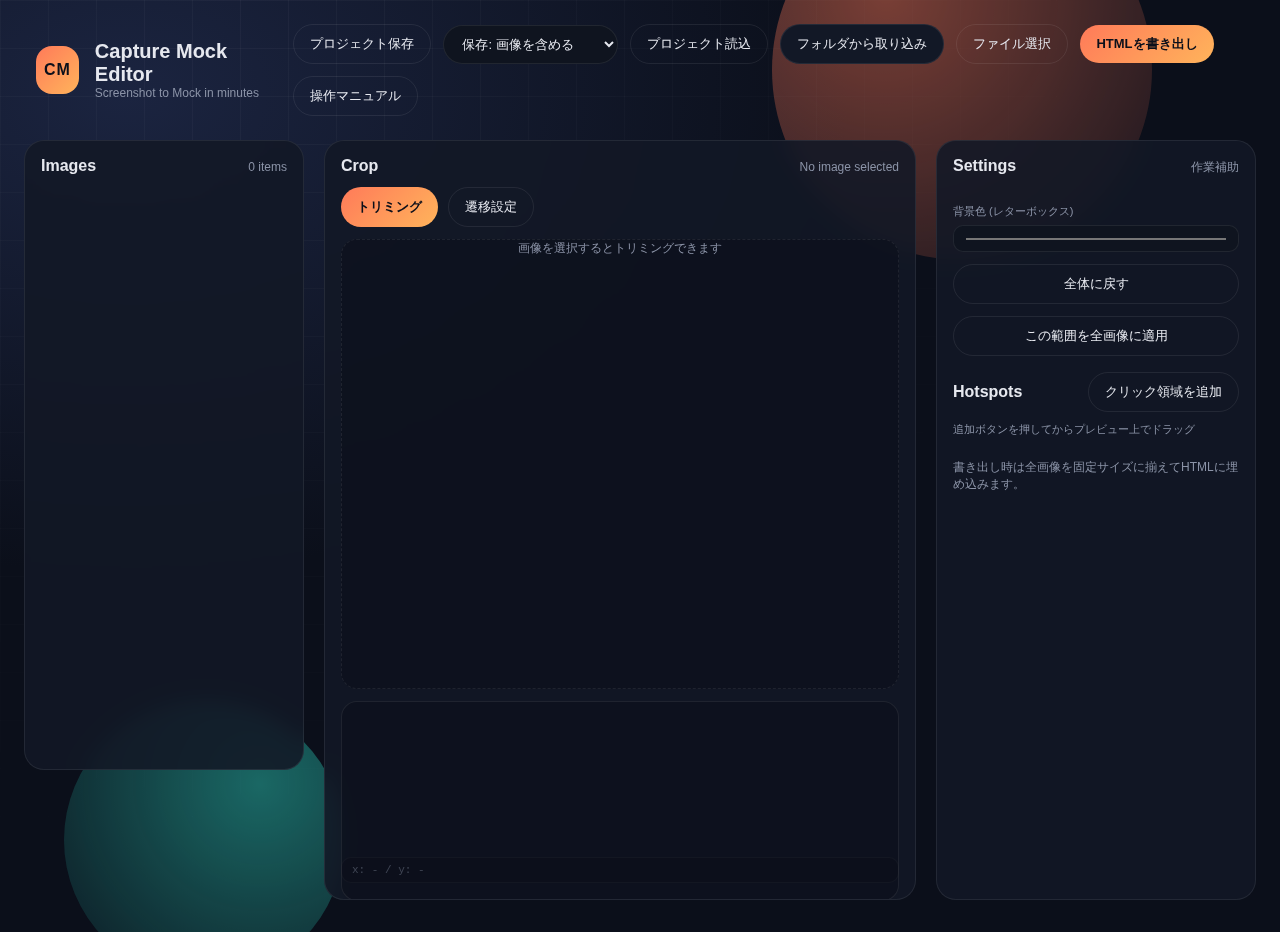
<file: index.html>
<!doctype html>
<html lang="ja">
<head>
  <meta charset="utf-8" />
  <meta name="viewport" content="width=device-width, initial-scale=1" />
  <title>Capture Mock Editor</title>
  <link rel="stylesheet" href="styles.css" />
</head>
<body>
  <div class="bg-orb orb-1"></div>
  <div class="bg-orb orb-2"></div>
  <div class="bg-grid"></div>

  <header class="topbar">
    <div class="brand">
      <div class="brand-mark">CM</div>
      <div>
        <div class="brand-title">Capture Mock Editor</div>
        <div class="brand-sub">Screenshot to Mock in minutes</div>
      </div>
    </div>
    <div class="actions">
      <button id="saveProject" class="secondary">プロジェクト保存</button>
      <select id="saveImageMode" class="save-mode-select" aria-label="プロジェクト保存時の画像データ設定">
        <option value="embed">保存: 画像を含める</option>
        <option value="reference">保存: 画像を含めない</option>
      </select>
      <input id="loadProject" class="file-input" type="file" accept=".json,.cmproj.json" />
      <label class="file-btn secondary" for="loadProject">プロジェクト読込</label>
      <input id="fileInput" class="file-input" type="file" accept="image/*" multiple webkitdirectory />
      <label class="file-btn" for="fileInput">フォルダから取り込み</label>
      <input id="fileInputSingle" class="file-input" type="file" accept="image/*" multiple />
      <label class="file-btn secondary" for="fileInputSingle">ファイル選択</label>
      <button id="exportBtn" class="primary">HTMLを書き出し</button>
      <a class="secondary help-link" href="help.html" target="_blank" rel="noopener">操作マニュアル</a>
    </div>
  </header>

  <main class="workspace">
    <section class="panel left">
      <div class="panel-header">
        <div class="panel-title">Images</div>
        <div class="panel-meta" id="imageCount">0 items</div>
      </div>
      <div class="thumbs" id="thumbs"></div>
    </section>

    <section class="panel center" id="centerPanel">
      <div class="panel-header">
        <div class="panel-title">Crop</div>
        <div class="panel-meta" id="currentName">No image selected</div>
      </div>
      <div class="mode-toggle">
        <button id="modeCrop" class="primary">トリミング</button>
        <button id="modeHotspot" class="secondary">遷移設定</button>
      </div>
      <div class="stage-stack">
        <div class="crop-stage" id="cropStage">
          <canvas id="cropCanvas" width="960" height="540"></canvas>
          <div class="hint" id="cropHint">画像を選択するとトリミングできます</div>
        </div>
        <div class="preview-stage" id="previewStage">
          <div id="previewZoomWrap" class="preview-zoom">
            <canvas id="previewCanvas" width="1280" height="720"></canvas>
          </div>
        </div>
      </div>
      <div class="debug-hud" id="debugHud">x: - / y: -</div>
    </section>

    <section class="panel right">
      <div class="panel-header">
        <div class="panel-title">Settings</div>
        <div class="panel-meta">作業補助</div>
      </div>
      <div class="crop-controls" id="cropControls">
        <div class="field">
          <label>背景色 (レターボックス)</label>
          <input id="bgColor" type="color" value="#0b0f1a" />
        </div>
        <button id="resetCrop" class="secondary">全体に戻す</button>
        <button id="applyCropAll" class="secondary">この範囲を全画像に適用</button>
      </div>
      <div class="hotspot-controls stage-hidden" id="hotspotControls">
        <div class="hotspot-header">
          <div class="panel-title">Hotspots</div>
          <button id="addHotspot" class="secondary">クリック領域を追加</button>
        </div>
        <div class="hotspot-hint" id="hotspotHint">追加ボタンを押してからプレビュー上でドラッグ</div>
        <div id="hotspotList" class="hotspot-list"></div>
      </div>
      <div class="export-note">
        書き出し時は全画像を固定サイズに揃えてHTMLに埋め込みます。
      </div>
    </section>
  </main>

  <script src="app.js"></script>
</body>
</html>
</file>
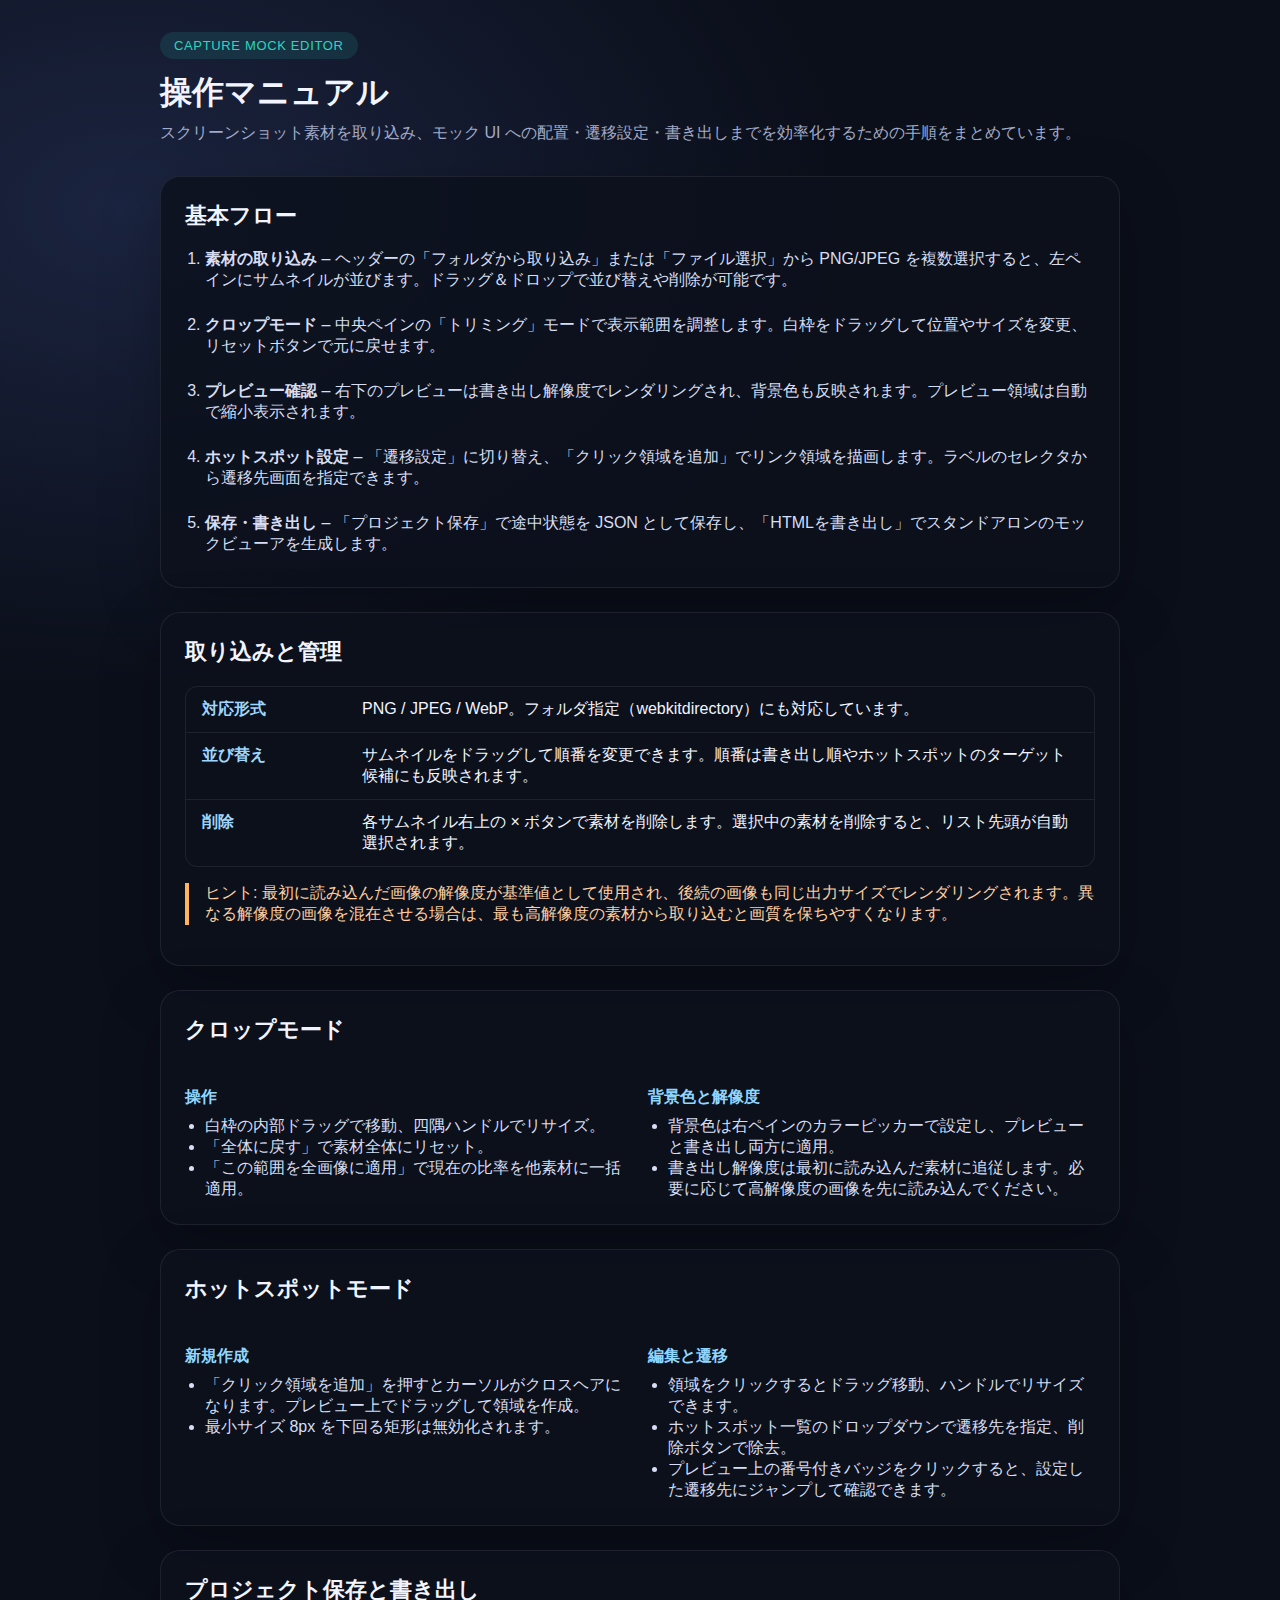
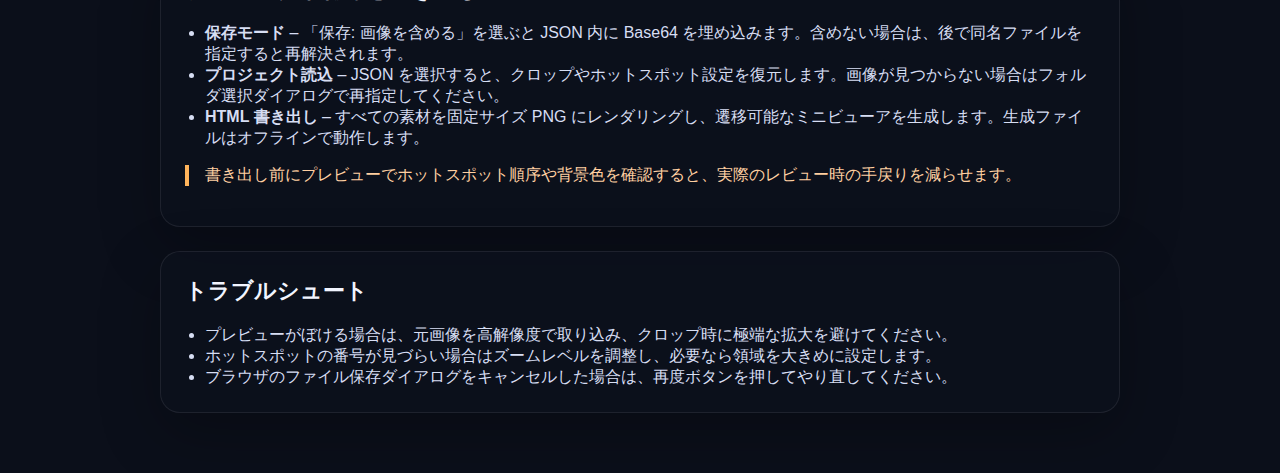
<file: help.html>
<!doctype html>
<html lang="ja">
<head>
  <meta charset="utf-8" />
  <meta name="viewport" content="width=device-width, initial-scale=1" />
  <title>Capture Mock Editor | 操作マニュアル</title>
  <style>
    :root {
      color-scheme: dark;
    }
    * {
      box-sizing: border-box;
    }
    body {
      margin: 0;
      font-family: 'Space Grotesk', 'Hiragino Sans', 'Noto Sans JP', sans-serif;
      background: radial-gradient(1200px 800px at 10% 10%, #1b2440, #0b0f1a 60%);
      color: #f2f5ff;
      min-height: 100vh;
      padding: 32px 20px 60px;
    }
    header {
      max-width: 960px;
      margin: 0 auto 32px;
    }
    .badge {
      display: inline-flex;
      align-items: center;
      gap: 8px;
      padding: 6px 14px;
      border-radius: 999px;
      background: rgba(45, 212, 191, 0.12);
      color: #2dd4bf;
      font-size: 13px;
      letter-spacing: 0.05em;
      text-transform: uppercase;
    }
    h1 {
      margin: 12px 0 8px;
      font-size: 32px;
    }
    p.lead {
      margin: 0;
      color: #a2abc8;
    }
    main {
      max-width: 960px;
      margin: 0 auto;
      display: grid;
      gap: 24px;
    }
    section {
      background: rgba(12, 17, 28, 0.85);
      border: 1px solid rgba(255, 255, 255, 0.08);
      border-radius: 20px;
      padding: 24px;
      box-shadow: 0 20px 60px rgba(0, 0, 0, 0.25);
    }
    section h2 {
      margin-top: 0;
      font-size: 22px;
    }
    section h3 {
      margin-bottom: 8px;
      margin-top: 24px;
      font-size: 16px;
      color: #8fd7ff;
    }
    ol, ul {
      margin: 0;
      padding-left: 20px;
      color: #d7def3;
    }
    .steps {
      display: grid;
      gap: 16px;
    }
    .steps li {
      margin-bottom: 8px;
    }
    .grid-two {
      display: grid;
      grid-template-columns: repeat(auto-fit, minmax(280px, 1fr));
      gap: 16px;
    }
    .callout {
      border-left: 4px solid #ffb45b;
      padding-left: 16px;
      color: #ffcfa1;
    }
    a {
      color: #7dd3fc;
    }
    .table-like {
      border: 1px solid rgba(255,255,255,0.08);
      border-radius: 12px;
      overflow: hidden;
    }
    .table-like div {
      display: grid;
      grid-template-columns: 160px 1fr;
      padding: 12px 16px;
      border-bottom: 1px solid rgba(255,255,255,0.08);
    }
    .table-like div:last-child { border-bottom: none; }
    .table-like strong {
      color: #9dd7ff;
    }
  </style>
</head>
<body>
  <header>
    <div class="badge">Capture Mock Editor</div>
    <h1>操作マニュアル</h1>
    <p class="lead">スクリーンショット素材を取り込み、モック UI への配置・遷移設定・書き出しまでを効率化するための手順をまとめています。</p>
  </header>
  <main>
    <section>
      <h2>基本フロー</h2>
      <ol class="steps">
        <li><strong>素材の取り込み</strong> – ヘッダーの「フォルダから取り込み」または「ファイル選択」から PNG/JPEG を複数選択すると、左ペインにサムネイルが並びます。ドラッグ＆ドロップで並び替えや削除が可能です。</li>
        <li><strong>クロップモード</strong> – 中央ペインの「トリミング」モードで表示範囲を調整します。白枠をドラッグして位置やサイズを変更、リセットボタンで元に戻せます。</li>
        <li><strong>プレビュー確認</strong> – 右下のプレビューは書き出し解像度でレンダリングされ、背景色も反映されます。プレビュー領域は自動で縮小表示されます。</li>
        <li><strong>ホットスポット設定</strong> – 「遷移設定」に切り替え、「クリック領域を追加」でリンク領域を描画します。ラベルのセレクタから遷移先画面を指定できます。</li>
        <li><strong>保存・書き出し</strong> – 「プロジェクト保存」で途中状態を JSON として保存し、「HTMLを書き出し」でスタンドアロンのモックビューアを生成します。</li>
      </ol>
    </section>

    <section>
      <h2>取り込みと管理</h2>
      <div class="table-like">
        <div>
          <strong>対応形式</strong>
          <span>PNG / JPEG / WebP。フォルダ指定（webkitdirectory）にも対応しています。</span>
        </div>
        <div>
          <strong>並び替え</strong>
          <span>サムネイルをドラッグして順番を変更できます。順番は書き出し順やホットスポットのターゲット候補にも反映されます。</span>
        </div>
        <div>
          <strong>削除</strong>
          <span>各サムネイル右上の × ボタンで素材を削除します。選択中の素材を削除すると、リスト先頭が自動選択されます。</span>
        </div>
      </div>
      <p class="callout">ヒント: 最初に読み込んだ画像の解像度が基準値として使用され、後続の画像も同じ出力サイズでレンダリングされます。異なる解像度の画像を混在させる場合は、最も高解像度の素材から取り込むと画質を保ちやすくなります。</p>
    </section>

    <section>
      <h2>クロップモード</h2>
      <div class="grid-two">
        <div>
          <h3>操作</h3>
          <ul>
            <li>白枠の内部ドラッグで移動、四隅ハンドルでリサイズ。</li>
            <li>「全体に戻す」で素材全体にリセット。</li>
            <li>「この範囲を全画像に適用」で現在の比率を他素材に一括適用。</li>
          </ul>
        </div>
        <div>
          <h3>背景色と解像度</h3>
          <ul>
            <li>背景色は右ペインのカラーピッカーで設定し、プレビューと書き出し両方に適用。</li>
            <li>書き出し解像度は最初に読み込んだ素材に追従します。必要に応じて高解像度の画像を先に読み込んでください。</li>
          </ul>
        </div>
      </div>
    </section>

    <section>
      <h2>ホットスポットモード</h2>
      <div class="grid-two">
        <div>
          <h3>新規作成</h3>
          <ul>
            <li>「クリック領域を追加」を押すとカーソルがクロスヘアになります。プレビュー上でドラッグして領域を作成。</li>
            <li>最小サイズ 8px を下回る矩形は無効化されます。</li>
          </ul>
        </div>
        <div>
          <h3>編集と遷移</h3>
          <ul>
            <li>領域をクリックするとドラッグ移動、ハンドルでリサイズできます。</li>
            <li>ホットスポット一覧のドロップダウンで遷移先を指定、削除ボタンで除去。</li>
            <li>プレビュー上の番号付きバッジをクリックすると、設定した遷移先にジャンプして確認できます。</li>
          </ul>
        </div>
      </div>
    </section>

    <section>
      <h2>プロジェクト保存と書き出し</h2>
      <ul>
        <li><strong>保存モード</strong> – 「保存: 画像を含める」を選ぶと JSON 内に Base64 を埋め込みます。含めない場合は、後で同名ファイルを指定すると再解決されます。</li>
        <li><strong>プロジェクト読込</strong> – JSON を選択すると、クロップやホットスポット設定を復元します。画像が見つからない場合はフォルダ選択ダイアログで再指定してください。</li>
        <li><strong>HTML 書き出し</strong> – すべての素材を固定サイズ PNG にレンダリングし、遷移可能なミニビューアを生成します。生成ファイルはオフラインで動作します。</li>
      </ul>
      <p class="callout">書き出し前にプレビューでホットスポット順序や背景色を確認すると、実際のレビュー時の手戻りを減らせます。</p>
    </section>

    <section>
      <h2>トラブルシュート</h2>
      <ul>
        <li>プレビューがぼける場合は、元画像を高解像度で取り込み、クロップ時に極端な拡大を避けてください。</li>
        <li>ホットスポットの番号が見づらい場合はズームレベルを調整し、必要なら領域を大きめに設定します。</li>
        <li>ブラウザのファイル保存ダイアログをキャンセルした場合は、再度ボタンを押してやり直してください。</li>
      </ul>
    </section>
  </main>
</body>
</html>
</file>
<file: styles.css>
:root {
  --bg: #0b0f1a;
  --panel: #121826;
  --panel-2: #0f141f;
  --accent: #ff7a59;
  --accent-2: #2dd4bf;
  --text: #e6e8ef;
  --muted: #8b93a7;
  --stroke: rgba(255, 255, 255, 0.08);
}

* {
  box-sizing: border-box;
}

@import url('https://fonts.googleapis.com/css2?family=Space+Grotesk:wght@400;600&family=IBM+Plex+Mono:wght@400;600&display=swap');

body {
  margin: 0;
  font-family: 'Space Grotesk', sans-serif;
  color: var(--text);
  background: radial-gradient(1200px 800px at 10% 10%, #1b2440, #0b0f1a 60%);
  min-height: 100vh;
  overflow-x: hidden;
}

.bg-orb {
  position: fixed;
  border-radius: 999px;
  filter: blur(0.5px);
  opacity: 0.5;
  z-index: 0;
}

.orb-1 {
  width: 380px;
  height: 380px;
  top: -120px;
  right: 10%;
  background: radial-gradient(circle at 30% 30%, rgba(255, 122, 89, 0.9), rgba(255, 122, 89, 0.1));
}

.orb-2 {
  width: 280px;
  height: 280px;
  bottom: -80px;
  left: 5%;
  background: radial-gradient(circle at 70% 30%, rgba(45, 212, 191, 0.9), rgba(45, 212, 191, 0.1));
}

.bg-grid {
  position: fixed;
  inset: 0;
  background-image: linear-gradient(rgba(255,255,255,0.04) 1px, transparent 1px),
    linear-gradient(90deg, rgba(255,255,255,0.04) 1px, transparent 1px);
  background-size: 48px 48px;
  mask-image: radial-gradient(circle at 20% 0%, rgba(0,0,0,0.9), transparent 70%);
  z-index: 0;
}

.topbar {
  position: relative;
  z-index: 2;
  display: flex;
  align-items: center;
  justify-content: space-between;
  padding: 24px 36px;
  gap: 24px;
}

.brand {
  display: flex;
  align-items: center;
  gap: 16px;
}

.brand-mark {
  width: 48px;
  height: 48px;
  border-radius: 16px;
  display: grid;
  place-items: center;
  background: linear-gradient(135deg, #ff7a59, #ffb45b);
  color: #0b0f1a;
  font-weight: 700;
  letter-spacing: 1px;
}

.brand-title {
  font-size: 20px;
  font-weight: 600;
}

.brand-sub {
  font-size: 12px;
  color: var(--muted);
}

.actions {
  display: flex;
  align-items: center;
  gap: 12px;
  flex-wrap: wrap;
}

.actions .help-link {
  text-decoration: none;
  padding: 10px 16px;
  border-radius: 999px;
  border: 1px solid var(--stroke);
  color: var(--text);
  font-size: 13px;
  transition: background 0.2s ease, border-color 0.2s ease;
}

.actions .help-link:hover {
  background: rgba(255, 255, 255, 0.06);
  border-color: rgba(255, 255, 255, 0.2);
}

.save-mode-select {
  padding: 10px 14px;
  border-radius: 999px;
  border: 1px solid var(--stroke);
  background: var(--panel-2);
  color: var(--text);
  font-size: 13px;
  font-family: inherit;
}

.file-btn {
  position: relative;
  display: inline-flex;
  align-items: center;
  gap: 8px;
  padding: 10px 16px;
  border-radius: 999px;
  background: var(--panel);
  border: 1px solid var(--stroke);
  cursor: pointer;
  font-size: 13px;
}

.file-input {
  position: absolute;
  width: 1px;
  height: 1px;
  padding: 0;
  margin: -1px;
  overflow: hidden;
  clip: rect(0, 0, 0, 0);
  white-space: nowrap;
  border: 0;
}

button.primary,
.file-btn.primary {
  background: linear-gradient(135deg, #ff7a59, #ffb45b);
  color: #0b0f1a;
  border: none;
  font-weight: 600;
}

button.secondary,
.file-btn.secondary {
  background: transparent;
  border: 1px solid var(--stroke);
  color: var(--text);
}

button {
  padding: 10px 16px;
  border-radius: 999px;
  border: none;
  cursor: pointer;
  font-family: inherit;
  font-size: 13px;
}

.workspace {
  position: relative;
  z-index: 1;
  display: grid;
  grid-template-columns: 280px minmax(0, 1fr) 320px;
  gap: 20px;
  padding: 0 24px 32px 24px;
}

.panel {
  background: rgba(18, 24, 38, 0.88);
  border: 1px solid var(--stroke);
  border-radius: 20px;
  padding: 16px;
  display: flex;
  flex-direction: column;
  min-height: 0;
  max-height: calc(100vh - 140px);
  backdrop-filter: blur(10px);
}

.panel.left {
  overflow: hidden;
  height: 70vh;
  max-height: 70vh;
  min-height: 70vh;
}

.panel.center {
  overflow: hidden;
}

.debug-hud {
  margin-top: 8px;
  padding: 6px 10px;
  font-family: 'IBM Plex Mono', monospace;
  font-size: 11px;
  color: var(--muted);
  border: 1px solid var(--stroke);
  border-radius: 10px;
  background: rgba(11, 15, 26, 0.6);
}

.mode-toggle {
  display: flex;
  gap: 10px;
  margin-bottom: 12px;
}

.stage-stack {
  display: grid;
  grid-template-rows: auto 1fr;
  gap: 12px;
  flex: 1;
  min-height: 0;
}

.panel.center.mode-crop .stage-stack {
  grid-template-rows: 450px 260px;
}

.panel.center.mode-crop .preview-stage {
  height: 200px;
  max-height: 200px;
}

.panel.center.mode-crop .crop-stage {
  height: 450px;
  max-height: 450px;
}

.panel.center.mode-hotspot .stage-stack {
  grid-template-rows: 1fr;
}

.panel.center.mode-hotspot .preview-stage {
  height: 100%;
  max-height: none;
}

.panel-header {
  display: flex;
  align-items: baseline;
  justify-content: space-between;
  margin-bottom: 12px;
}

.panel-title {
  font-weight: 600;
}

.panel-meta {
  font-size: 12px;
  color: var(--muted);
}

.thumbs {
  display: grid;
  gap: 12px;
  overflow-y: auto;
  padding-right: 4px;
  flex: 1;
  min-height: 0;
  align-content: start;
  grid-auto-rows: max-content;
}

.thumb {
  display: grid;
  grid-template-columns: 60px 1fr;
  gap: 8px;
  padding: 6px 36px 6px 6px;
  border-radius: 12px;
  border: 1px solid transparent;
  background: var(--panel-2);
  cursor: pointer;
  position: relative;
  height: 60px;
  align-items: center;
}

.thumb.drag-over {
  border-color: rgba(45, 212, 191, 0.7);
  box-shadow: 0 0 0 1px rgba(45, 212, 191, 0.5) inset;
}

.thumb.drag-before::before,
.thumb.drag-after::after {
  content: '';
  position: absolute;
  left: 8px;
  right: 8px;
  height: 3px;
  border-radius: 999px;
  background: rgba(45, 212, 191, 0.9);
  box-shadow: 0 0 0 1px rgba(45, 212, 191, 0.5);
}

.thumb.drag-before::before {
  top: -4px;
}

.thumb.drag-after::after {
  bottom: -4px;
}

.thumb-actions {
  position: absolute;
  right: 6px;
  top: 50%;
  transform: translateY(-50%);
}

.thumb-actions button {
  width: 28px;
  height: 28px;
  padding: 0;
  font-size: 12px;
  border-radius: 8px;
}

.thumb.active {
  border-color: transparent;
  outline: 2px solid rgba(255, 122, 89, 0.7);
  outline-offset: -2px;
}

.thumb img {
  width: 60px;
  height: 60px;
  object-fit: cover;
  border-radius: 8px;
}

.thumb .name {
  font-size: 12px;
  line-height: 1.3;
  word-break: break-all;
  max-height: 44px;
  overflow: hidden;
}

.crop-stage {
  position: relative;
  flex: 1;
  display: grid;
  justify-items: center;
  align-items: start;
  padding-top: 12px;
  background: rgba(11, 15, 26, 0.6);
  border-radius: 16px;
  border: 1px dashed rgba(255, 255, 255, 0.08);
  height: 200px;
  max-height: 200px;
}

.crop-stage canvas {
  width: auto;
  height: 100%;
  max-width: 100%;
  max-height: 440px;
}

.stage-hidden {
  display: none;
}

.hint {
  position: absolute;
  font-size: 12px;
  color: var(--muted);
}

.crop-controls {
  display: grid;
  gap: 12px;
  margin-top: 16px;
}

.field label {
  display: block;
  font-size: 11px;
  color: var(--muted);
  margin-bottom: 6px;
}

.field input,
.field select {
  width: 100%;
  padding: 8px 10px;
  border-radius: 10px;
  border: 1px solid var(--stroke);
  background: var(--panel-2);
  color: var(--text);
  font-family: 'IBM Plex Mono', monospace;
}

.field.row {
  display: grid;
  grid-template-columns: 1fr 1fr;
  gap: 12px;
}

.preview-stage {
  background: rgba(11, 15, 26, 0.6);
  border-radius: 16px;
  border: 1px solid var(--stroke);
  padding: 12px;
  position: relative;
  min-height: 0;
  overflow: hidden;
}

.preview-zoom {
  transform-origin: top left;
  position: absolute;
  left: 0;
  top: 0;
}

.preview-stage canvas {
  width: auto;
  height: 100%;
  max-width: 100%;
  display: block;
}

.preview-controls {
  margin-top: 10px;
}

.export-note {
  font-size: 12px;
  color: var(--muted);
  margin-top: 12px;
}

.hotspot-controls {
  margin-top: 16px;
  display: grid;
  gap: 10px;
}

.hotspot-header {
  display: flex;
  align-items: center;
  justify-content: space-between;
}

.hotspot-hint {
  font-size: 11px;
  color: var(--muted);
}

.hotspot-list {
  display: grid;
  gap: 8px;
}

.hotspot-item {
  display: grid;
  grid-template-columns: auto 1fr auto;
  gap: 8px;
  align-items: center;
  background: var(--panel-2);
  border: 1px solid var(--stroke);
  border-radius: 12px;
  padding: 8px;
}

.hotspot-label {
  font-family: 'IBM Plex Mono', monospace;
  font-size: 11px;
  color: var(--muted);
}

.hotspot-item select {
  width: 100%;
  padding: 6px 8px;
  border-radius: 8px;
  border: 1px solid var(--stroke);
  background: #0d1320;
  color: var(--text);
  font-family: 'IBM Plex Mono', monospace;
  font-size: 11px;
}

.hotspot-item button {
  padding: 6px 10px;
  border-radius: 8px;
  font-size: 11px;
}

@media (max-width: 1100px) {
  .workspace {
    grid-template-columns: 1fr;
  }
  .panel {
    min-height: auto;
    max-height: none;
  }
}
</file>
